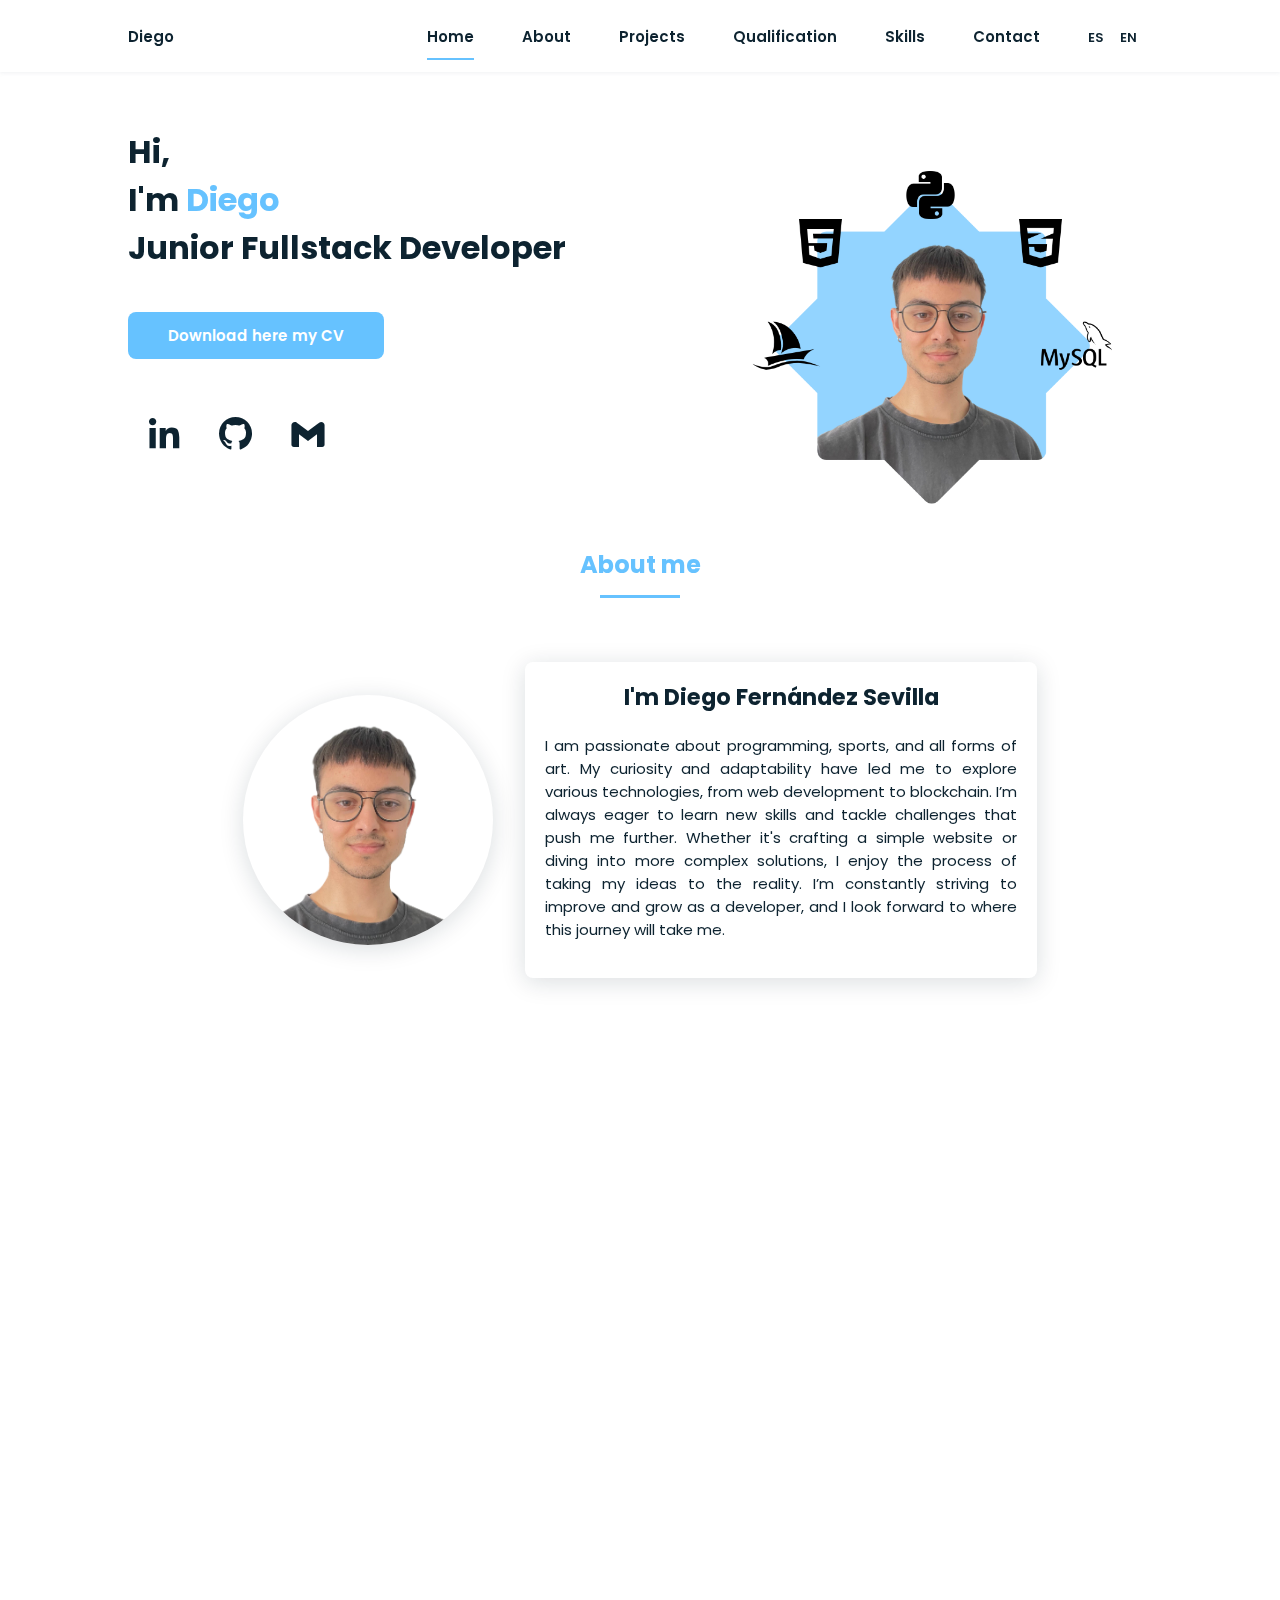
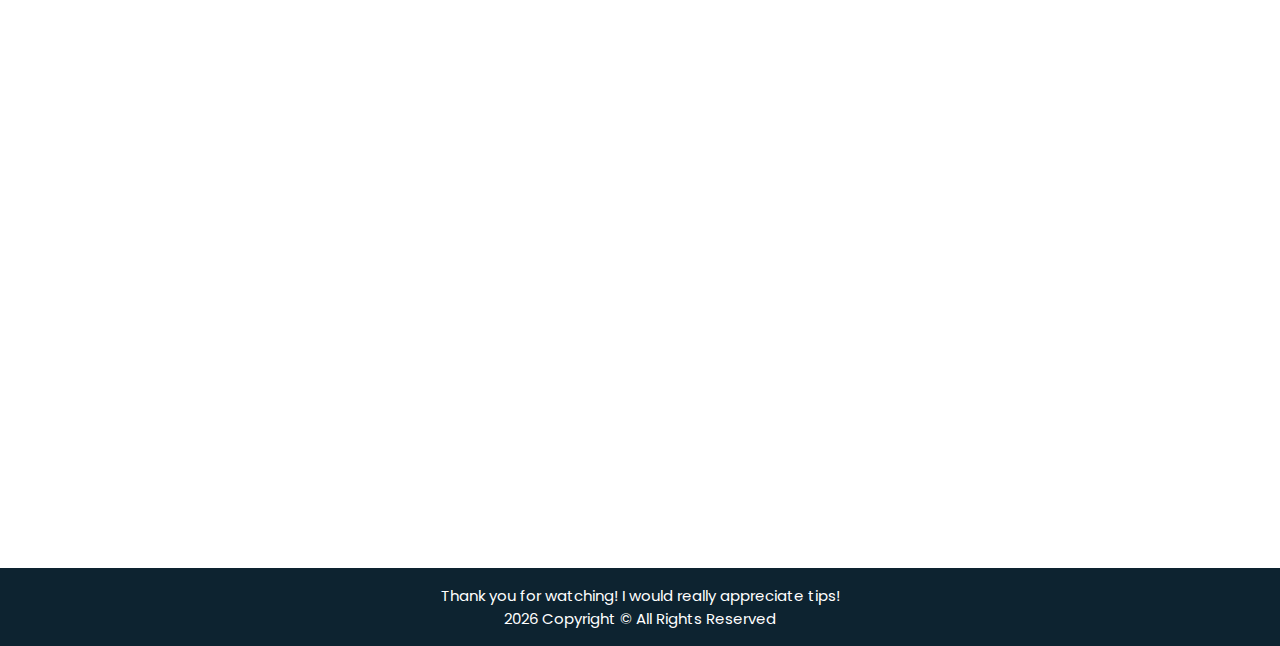
<file: porfolio/index.html>
<!DOCTYPE html>
<html scroll-behavior: smooth; lang="en">
  <head>
    <!-- Metadatos y recursos principales (iconos, fuentes, estilos) -->
    <meta charset="UTF-8" />
    <meta http-equiv="X-UA-Compatible" content="IE=edge" />
    <meta name="viewport" content="width=device-width, initial-scale=1.0" />

    <!-- Enlace a iconos, Google Fonts y AOS (animación al hacer scroll) -->
    <link href="https://unpkg.com/boxicons@2.1.4/css/boxicons.min.css" rel="stylesheet" />
    <link href="https://fonts.gstatic.com" rel="preconnect" crossorigin />
    <link href="https://fonts.googleapis.com/css2?family=Poppins:wght@300;400;600&display=swap" rel="stylesheet" />
    <link href="https://unpkg.com/aos@2.3.1/dist/aos.css" rel="stylesheet"/>

    <!-- Archivo de estilos principal -->
    <link href="./css/styles.css" rel="stylesheet" />

    <title>Diego - Fullstack Junior Developer</title>
  </head>

  <body>
    <!-- Encabezado con menú de navegación -->
    <header class="header">
      <nav class="nav h-grid">
        <!-- Logo del sitio -->
        <div>
          <a href="#" class="nav__logo">Diego</a>
        </div>

        <!-- Menú de navegación con secciones de la web -->
        <div class="nav__menu" id="nav-menu">
          <ul class="nav__list">
            <li class="nav__item"><a href="#home" class="nav__link active">Home</a></li>
            <li class="nav__item"><a href="#about" class="nav__link">About</a></li>
            <li class="nav__item"><a href="#projects" class="nav__link">Projects</a></li>
            <li class="nav__item"><a href="#qualification" class="nav__link">Qualification</a></li>
            <li class="nav__item"><a href="#skills" class="nav__link">Skills</a></li>
            <li class="nav__item"><a href="#contact" class="nav__link">Contact</a></li>
            <!-- Cambiar idioma: inglés o español -->
            <li class="nav__item"><a href="./index-es.html" class="nav__link nav__link-es">ES</a></li>
            <li class="nav__item"><a href="./index.html" class="nav__link nav__link-en">EN</a></li>
          </ul>
        </div>

        <!-- Botón menú hamburguesa (vista móvil) -->
        <div class="nav__toggle" id="nav-toggle">
          <i class="bx bx-menu"></i>
        </div>
      </nav>
    </header>

    <main class="main">
      <!-- Sección de Inicio (Home) -->
      <section class="home h-grid" id="home">
        <!-- Presentación con nombre y título -->
        <div data-aos="fade-down" class="home__data">
          <h1 class="home__title">
            Hi, <br />
            I'm <span class="home__title-color">Diego</span> <br />
            Junior Fullstack Developer
          </h1>
          <!-- Enlace para descargar el CV -->
          <a
            href="assets\img\profile\Diego Fernandez Sevilla CV.pdf"
            target="_blank"
            class="button"
            data-aos="fade-down"
            download="Diego Fernandez Sevilla CV.pdf">
          Download here my CV
          </a>
        </div>

        <!-- Iconos de redes sociales -->
        <div data-aos="fade-down" class="home__social">
          <a href="https://www.linkedin.com/in/diego-fernandez-sevilla/" target="_blank" class="home__social-icon"
            ><i class="bx bxl-linkedin"></i
          ></a>
          <a href="https://github.com/DiegooFS24" target="_blank" class="home__social-icon"
            ><i class="bx bxl-github"></i
          ></a>
          <a
            href="mailto:diegofersev49@gmail.com"
            class="home__social-icon"
            target="_blank"
            ><i class="bx bxl-gmail"></i
          ></a>
        </div>

        <!-- Imagen de perfil -->
        <div data-aos="fade-down" class="home__img">
          <img src="./assets/img/profile/home-perfil.png" alt="" class="home__img-perfil" />
        </div>
      </section>

      <!-- Sección About (Acerca de mí) -->
      <section class="about section" id="about">
        <h2 data-aos="fade-down" class="section-title">About me</h2>

        <div data-aos="zoom-in" class="about__container h-grid">
          <!-- Imagen de perfil en la sección About -->
          <div class="about__img">
            <img src="./assets/img/profile/Diego_Fernandez_Sevilla_SinFondo.png" alt="about-perfil" />
          </div>

          <!-- Texto sobre mi perfil y experiencia -->
          <div data-aos="zoom-in" class="about__content">
            <h2 class="about__subtitle">I'm Diego Fernández Sevilla</h2>
            <p class="about__text">
              I am passionate about programming, sports, and all forms of art.
              My curiosity and adaptability have led me to explore various technologies, from web development to blockchain.
              I’m always eager to learn new skills and tackle challenges that push me further.
              Whether it's crafting a simple website or diving into more complex solutions, I enjoy the process of taking my ideas to the reality.
              I’m constantly striving to improve and grow as a developer, and I look forward to where this journey will take me.
            </p>
          </div>
        </div>
      </section>

      <!-- Sección Projects (Proyectos) -->
      <section data-aos="fade-down" class="projects section" id="projects">
        <h2 class="section-title">Projects</h2>

        <div class="projects__container h-grid">
          <!-- Proyecto 1: Mi portafolio -->
          <div data-aos="fade-down" class="projects__links">
            <a href="#"
              ><img src="assets\img\projects\my-porfolio.png" alt=""
            /></a>
            <h4 class="project__title">My Portfolio</h4>

            <!-- Proyecto pendiente de subir a GitHub -->
            <!-- Hacer el link cuando lo suba a github
            <div class="project__link-item">
              <a href="https://github.com/diegoofs24/encriptador.git" class="project__item" target="_blank"
                ><i class="bx bxl-github"></i
              ></a>
              <a href="https://diegoofs24.github.io/encriptador/" class="project__item" target="_blank"
                ><i class="bx bx-globe"></i
              ></a>
            </div>
            -->
          </div>

          <!-- Proyecto 2: Sports meetings forum -->
          <div data-aos="fade-down" class="projects__links">
            <a href="https://diegofernandezsevilla.com/movolize/index.php" >
              <img src="assets/img/projects/movolize.png" alt=""/>
            </a>
            <h4 class="project__title">Sports meetings forum</h4>

            <div class="project__link-item">
              <a href="https://github.com/DiegooFS24/Movolize" class="project__item" target="_blank"
                ><i class="bx bxl-github"></i
              ></a>
              <a href="https://diegofernandezsevilla.com/movolize/index.php" class="project__item" target="_blank"
                ><i class="bx bx-globe"></i
              ></a>
            </div>
          </div>
        </div>
        
          <!-- Proyecto 3: To Do List -->
          <div data-aos="fade-down" class="projects__links">
            <a href="https://diegofernandezsevilla.com/ToDoList/indexTDL.php">
              <img src="assets/img/projects/ToDoList.png" alt=""/>
            </a>
            <h4 class="project__title">To Do List</h4>

            <!-- Proyecto pendiente de subir a GitHub -->
            <!-- Hacer el link cuando lo suba a github
            <div class="project__link-item">
              <a href="https://github.com/diegoofs24/encriptador.git" class="project__item" target="_blank"
                ><i class="bx bxl-github"></i
              ></a>
              <a href="https://diegoofs24.github.io/encriptador/" class="project__item" target="_blank"
                ><i class="bx bx-globe"></i
              ></a>
            </div>
          </div>
          -->
        </div>
      </section>

      <!-- Sección de Cualificaciones (Qualifications) -->
      <section data-aos="fade-down" class="qualification section" id="qualification">
        <h2 class="section-title">My Qualifications</h2>

        <!-- Dos columnas: Educación y Experiencia -->
        <div class="qualification__container h-grid">
          <!-- Columna de Educación -->
          <div data-aos="fade-down" class="qualification__links">
            <h3 class="qualification__title">
              <img src="assets/icon/graduation-hat-alt-2-svgrepo-com.svg" alt="graduation-icon" class="qualification__icon" />
              Education
            </h3>
            <ul class="qualification__list">
              <li>Advanced Vocational Degree in System Administration - CESUR</li>
              <li class="small-text">(The best vocational training center in Spain according to <a href="https://strategik.es/fp-ranking-2021-v2/" target="_blank">Strategik</a>)</li>
              <li>Blockchain applied to cybersecurity - C1b3rWall & National Police </li>
            </ul>
          </div>

          <!-- Columna de Experiencia Laboral -->
          <div data-aos="fade-down" class="qualification__links">
            <h3 class="qualification__title">
              <img src="assets/icon/work-case-svgrepo-com.svg" alt="work-icon" class="qualification__icon" />
              Work Experience
            </h3>
            <div class="qualification__icons">
              <div class="work__container">
                <img src="assets/icon/telefonica.svg" alt="Telefonica" class="work__icon" />
              </div>
              <div class="work__container">
                <img src="assets/icon/google.svg" alt="Google" class="work__icon vite" />
              </div>
              <div class="work__container">
                <img src="assets/icon/cgi.svg" alt="CGI" class="work__icon" />
              </div>
              <div class="work__container">
                <img src="assets/icon/teleperformance.svg" alt="Teleperformance" class="work__icon vite" />
              </div>
            </div>
          </div>
        </div>
      </section>

      <!-- Sección de Habilidades (Skills) -->
      <section class="skills section" id="skills">
        <h2 data-aos="fade-down" class="section-title">Skills</h2>

        <div class="skills__container h-grid">
          <div data-aos="fade-down">
            <h2 class="skills__subtitle">Languages, data bases, frameworks & tools that I have been using:</h2>

            <!-- Lista de habilidades -->
            <div data-aos="fade-down" class="skills__data">
              <!-- Lenguajes de programación -->
              <h3 class="skills-title">Language</h3>
              <div class="skills__names">
                <a href="#" class="skills__name vite"><img src="assets\icon\icons8-javascript.svg" alt="js" /></a>
                <a href="#" class="skills__name vite"><img src="assets\icon\icons8-html-5.svg" alt="html" /></a>
                <a href="#" class="skills__name vite"><img src="assets\icon\php3.svg" alt="php" /></a>
                <a href="#" class="skills__name vite"><img src="assets\icon\icons8-css3.svg" alt="css" /></a>
                <a href="#" class="skills__name vite"><img src="assets\icon\python.svg" alt="python" /></a>
              </div>

              <!-- Librerías y bases de datos -->
              <h3 class="skills-title">Libraries & data bases</h3>
              <div data-aos="fade-down" class="skills__names">
                <a href="#" class="skills__name vite"><img src="assets\icon\mysql.svg" alt="mysql" /></a>
                <a href="#" class="skills__name vite"><img src="assets\icon\phpmyadmin.svg" alt="phpmyadmin" /></a>
                <a href="#" class="skills__name vite"><img src="assets\icon\icons8-bootstrap.svg" alt="bootstrap" /></a>
                <a href="#" class="skills__name vite"><img src="assets\icon\fontisto-svgrepo-com.svg" alt="fontisto" /></a>
              </div>

              <!-- Tecnologías y herramientas -->
              <h3 class="skills-title">Technologies & Tools</h3>
              <div data-aos="fade-down" class="skills__names tools">
                <a href="#" class="skills__name vite"><img src="assets\icon\git-svgrepo-com.svg" alt="git" /></a>
                <a href="#" class="skills__name vite"><img src="assets\icon\icons8-github.svg" alt="github" /></a>
                <a href="#" class="skills__name vite"><img src="assets\icon\icons8-figma.svg" alt="figma" /></a>
                <a href="#" class="skills__name vite"><img src="assets\icon\visual-studio-code.svg" alt="vsc" /></a>
                <a href="#" class="skills__name vite"><img src="assets\icon\xampp-svgrepo-com.svg" alt="xampp" /></a>
                <a href="#" class="skills__name vite"><img src="assets\icon\google-analytics-svgrepo-com.svg" alt="Google_analytics" /></a>
                <a href="#" class="skills__name vite"><img src="assets\icon\axio-svgrepo-com.svg" alt="axio" /></a>
                <a href="#" class="skills__name vite"><img src="assets\icon\azure-svgrepo-com.svg" alt="azure" /></a>
              </div>
            </div>
          </div>
        </div>
      </section>

      <!-- Sección de Contacto -->
      <section class="contact h-grid" id="contact">
        <h2 data-aos="fade-down" class="section-title">Contact:</h2>
        <p data-aos="fade-down" class="contact__text">
          Call me, write me an e-mail, or connect and chat with me on Linkedin.
        </p>
        <div data-aos="fade-down" class="contact__social">
          <!-- Información de contacto (correo y teléfono) -->
          <div class="contact__email">
            <i class="bx bx-envelope icon"></i>
            <address class="contact__email-content">diegofersev49@gmail.com</address>
          </div>

          <div class="contact__phone">
            <i class="bx bxs-phone icon"></i>
            <span class="contact__phone-content">Phone: +34 620 69 47 29</span>
          </div>

          <div class="contact__map">
            <i class="bx bxs-map icon"></i>
            <span class="contact__map-content">Lisbon, Portugal / Astorga, Spain</span>
          </div>

          <!-- Iconos de redes sociales -->
          <div class="icon-social">
            <a href="https://www.linkedin.com/in/diego-fernandez-sevilla/" target="_blank" class="icon-contact"
              ><i class="bx bxl-linkedin"></i
            ></a>
            <a
              href="mailto:diegofersev49@gmail.com"              target="_blank"
              class="icon-contact"
              ><i class="bx bxl-gmail"></i
            ></a>
          </div>
        </div>
      </section>
    </main>

    <!-- Pie de página -->
    <footer class="footer">
      <div class="footer__text">
        <p>Thank you for watching! I would really appreciate tips!</p>
      </div>

      <!-- Derechos de autor dinámicos -->
      <div class="footer__copyright">
        <p>
          <span id="year"></span> Copyright &copy; All Rights Reserved
        </p>
      </div>
    </footer>

    <!-- Scripts -->
    <script src="./js/app.js"></script>
    <script src="https://unpkg.com/aos@2.3.1/dist/aos.js"></script>
    <script>
      AOS.init(); // Inicializa las animaciones al hacer scroll
    </script>
    <script>
      document.getElementById("year").textContent = new Date().getFullYear(); // Actualiza el año dinámicamente
    </script>

  </body>
</html>
</file>
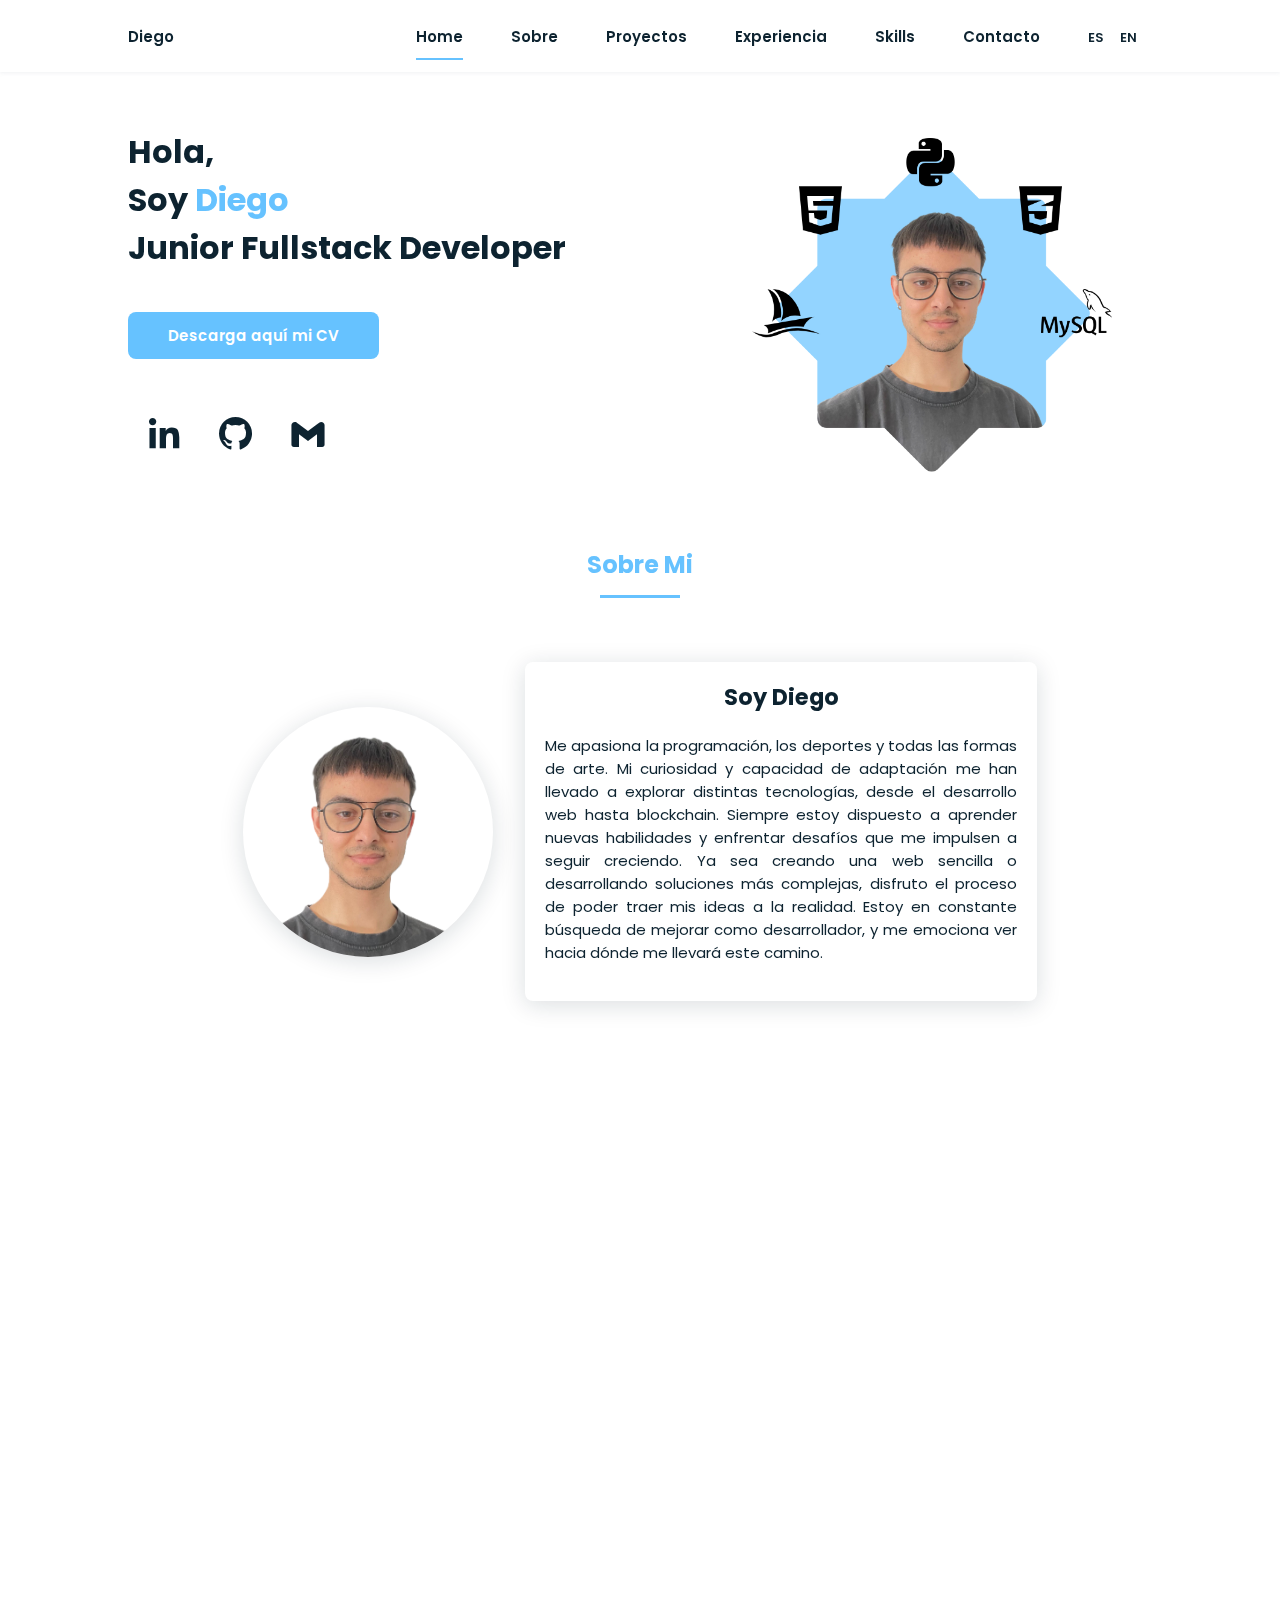
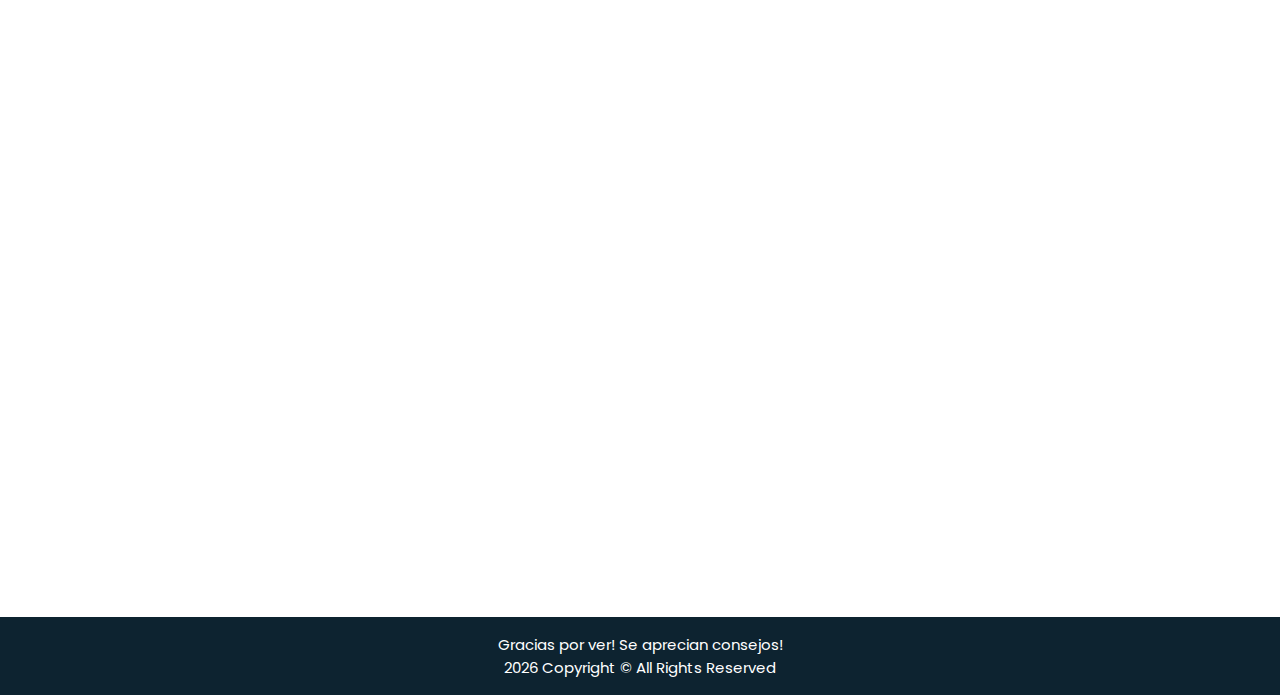
<file: porfolio/index-es.html>
<!DOCTYPE html>
<html lang="en">
  <head>
    <!-- Metadatos y enlaces a recursos principales -->
    <meta charset="UTF-8" />
    <meta http-equiv="X-UA-Compatible" content="IE=edge" />
    <meta name="viewport" content="width=device-width, initial-scale=1.0" />
    
    <!-- Boxicons para iconos, Google Fonts y AOS para animaciones al hacer scroll -->
    <link href="https://unpkg.com/boxicons@2.1.4/css/boxicons.min.css" rel="stylesheet" />
    <link href="https://fonts.gstatic.com" rel="preconnect" crossorigin />
    <link href="https://fonts.googleapis.com/css2?family=Poppins:wght@300;400;600&display=swap" rel="stylesheet" />
    <link href="https://unpkg.com/aos@2.3.1/dist/aos.css" rel="stylesheet"/>
    
    <!-- Favicon del sitio web -->
    <link href="./assets/icon/icons8-rocket-32.png" rel="icon" type="image/png" sizes="100x100" />
    
    <!-- Enlace al archivo de estilos principal -->
    <link href="./css/styles.css" rel="stylesheet" />

    <title>Diego - Fullstack Junior Developer</title>
  </head>
  
  <body>
    <!-- Encabezado y navegación principal -->
    <header class="header">
      <nav class="nav h-grid">
        <!-- Logo del sitio (mi nombre) -->
        <div>
          <a href="#" class="nav__logo">Diego</a>
        </div>

        <!-- Menú de navegación -->
        <div class="nav__menu" id="nav-menu">
          <ul class="nav__list">
            <li class="nav__item"><a href="#home" class="nav__link active">Home</a></li>
            <li class="nav__item"><a href="#about" class="nav__link">Sobre</a></li>
            <li class="nav__item"><a href="#projects" class="nav__link">Proyectos</a></li>
            <li class="nav__item"><a href="#qualification" class="nav__link">Experiencia</a></li>
            <li class="nav__item"><a href="#skills" class="nav__link">Skills</a></li>
            <li class="nav__item"><a href="#contact" class="nav__link">Contacto</a></li>
            <!-- Cambiar idioma a español o inglés -->
            <li class="nav__item"><a href="./index-es.html" class="nav__link nav__link-es">ES</a></li>
            <li class="nav__item"><a href="./index.html" class="nav__link nav__link-en">EN</a></li>
          </ul>
        </div>

        <!-- Botón para menú móvil (hamburguesa) -->
        <div class="nav__toggle" id="nav-toggle">
          <i class="bx bx-menu"></i>
        </div>
      </nav>
    </header>

    <main class="main">
      <!-- Sección Home (Inicio) -->
      <section class="home h-grid" id="home">
        <!-- Texto de presentación: nombre, título y enlace al CV -->
        <div data-aos="fade-down" class="home__data">
          <h1 class="home__title">
            Hola, <br />
            Soy <span class="home__title-color">Diego</span> <br />
            Junior Fullstack Developer
          </h1>
          <!-- Enlace para descargar el CV -->
          <a
            href="assets\img\profile\Diego Fernandez Sevilla CV.pdf"
            target="_blank"
            class="button"
            data-aos="fade-down"
            download="Diego Fernandez Sevilla CV.pdf">
          Descarga aquí mi CV
          </a>
        </div>

        <!-- Iconos de redes sociales -->
        <div data-aos="fade-down" class="home__social">
          <a href="https://www.linkedin.com/in/diego-fernandez-sevilla/" target="_blank" class="home__social-icon"
            ><i class="bx bxl-linkedin"></i
          ></a>
          <a href="https://github.com/DiegooFS24" target="_blank" class="home__social-icon"
            ><i class="bx bxl-github"></i
          ></a>
          <a
            href="mailto:diegofersev49@gmail.com"
            class="home__social-icon"
            target="_blank"
            ><i class="bx bxl-gmail"></i
          ></a>

        <!-- Imagen de perfil en la sección Home -->
        <div data-aos="fade-down" class="home__img">
          <img src="./assets/img/profile/home-perfil.png" alt="" class="home__img-perfil" />
        </div>
      </section>

      <!-- Sección About (Acerca de mí) -->
      <section class="about section" id="about">
        <h2 data-aos="fade-down" class="section-title">Sobre Mi</h2>

        <div data-aos="zoom-in" class="about__container h-grid">
          <!-- Imagen de perfil en About -->
          <div class="about__img">
            <img src="./assets/img/profile/Diego_Fernandez_Sevilla_SinFondo.png" alt="about-perfil" />
          </div>

          <!-- Texto sobre mi perfil -->
          <div data-aos="zoom-in" class="about__content">
            <h2 class="about__subtitle">Soy Diego</h2>
            <p class="about__text">
              Me apasiona la programación, los deportes y todas las formas de arte.
              Mi curiosidad y capacidad de adaptación me han llevado a explorar distintas tecnologías, desde el desarrollo web hasta blockchain.
              Siempre estoy dispuesto a aprender nuevas habilidades y enfrentar desafíos que me impulsen a seguir creciendo.
              Ya sea creando una web sencilla o desarrollando soluciones más complejas, disfruto el proceso de poder traer mis ideas a la realidad.
              Estoy en constante búsqueda de mejorar como desarrollador, y me emociona ver hacia dónde me llevará este camino.
            </p>
          </div>
        </div>
      </section>

      <!-- Sección Projects (Proyectos) -->
      <section data-aos="fade-down" class="projects section" id="projects">
        <h2 class="section-title">Proyectos</h2>

        <div class="projects__container h-grid">
          <!-- Proyecto: Mi Portfolio -->
          <div data-aos="fade-down" class="projects__links">
            <a href="#"
              ><img src="assets\img\projects\my-porfolio.png" alt=""
            /></a>
            <h4 class="project__title">Mi Portfolio</h4>

            <!-- Proyecto pendiente de subir a GitHub -->
            <!-- Hacer el link cuando lo suba a github
            <div class="project__link-item">
              <a href="https://github.com/manutoledo21/MY-PORTFOLIO.git" class="project__item" target="_blank"
                ><i class="bx bxl-github"></i
              ></a>
              <a href="https://manueltoledo.netlify.app/" class="project__item" target="_blank"
                ><i class="bx bx-globe"></i
              ></a>
            </div>
            -->
          </div>

          <!-- Proyecto 2: Sports meetings forum -->
          <div data-aos="fade-down" class="projects__links">
            <a href="https://diegofernandezsevilla.com/movolize/index.php" >
              <img src="assets/img/projects/movolize.png" alt=""/>
            </a>
            <h4 class="project__title">Foro de quedadas deportivas</h4>

            <div class="project__link-item">
              <a href="https://github.com/DiegooFS24/Movolize" class="project__item" target="_blank"
                ><i class="bx bxl-github"></i
              ></a>
              <a href="https://diegofernandezsevilla.com/movolize/index.php" class="project__item" target="_blank"
                ><i class="bx bx-globe"></i
              ></a>
            </div>
          </div>
        </div>
        
        <!-- Proyecto 3: To Do List -->
          <div data-aos="fade-down" class="projects__links">
            <!-- Enlace comentado para evitar redirección hasta completar migración -->
            <a href="https://diegofernandezsevilla.com/ToDoList/indexTDL.php" target="_blank">
              <img src="assets/img/projects/ToDoList.png" alt=""/>
            </a>
            <h4 class="project__title">Lista de tareas</h4>

            <!-- Proyecto pendiente de subir a GitHub -->
            <!-- Hacer el link cuando lo suba a github
            <div class="project__link-item">
              <a href="https://github.com/diegoofs24/encriptador.git" class="project__item" target="_blank"
                ><i class="bx bxl-github"></i
              ></a>
              <a href="https://diegoofs24.github.io/encriptador/" class="project__item" target="_blank"
                ><i class="bx bx-globe"></i
              ></a>
            </div>
          </div>
          -->
          </div>
      </section>

      <!-- Sección de Cualificaciones (Qualifications) -->
      <section data-aos="fade-down" class="qualification section" id="qualification">
        <h2 class="section-title">Mi Experiencia</h2>

        <!-- Dos columnas: Educación y Experiencia -->
        <div class="qualification__container h-grid">
          <!-- Columna de Educación -->
          <div data-aos="fade-down" class="qualification__links">
            <h3 class="qualification__title">
              <img src="assets/icon/graduation-hat-alt-2-svgrepo-com.svg" alt="graduation-icon" class="qualification__icon" />
              Educación
            </h3>
            <ul class="qualification__list">
              <li>Grado Superior en Administración de Sistemas (ASIR) - CESUR</li>
              <li class="small-text">(Mejor centro de Formación Profesional en España de acuerdo con <a href="https://strategik.es/fp-ranking-2021-v2/" target="_blank">Strategik</a>)</li>
              <li>Blockchain aplicado a la ciberseguridad - C1b3rWall y Policía Nacional</li>
            </ul>
          </div>

          <!-- Columna de Experiencia Laboral -->
          <div data-aos="fade-down" class="qualification__links">
            <h3 class="qualification__title">
              <img src="assets/icon/work-case-svgrepo-com.svg" alt="work-icon" class="qualification__icon" />
              Experiencia de trabajo
            </h3>
            <div class="qualification__icons">
              <div class="work__container">
                <img src="assets/icon/telefonica.svg" alt="Telefonica" class="work__icon" />
              </div>
              <div class="work__container">
                <img src="assets/icon/google.svg" alt="Google" class="work__icon vite" />
              </div>
              <div class="work__container">
                <img src="assets/icon/cgi.svg" alt="CGI" class="work__icon" />
              </div>
              <div class="work__container">
                <img src="assets/icon/teleperformance.svg" alt="Teleperformance" class="work__icon vite" />
              </div>
            </div>
          </div>
        </div>
      </section>

      <!-- Sección Skills (Habilidades) -->
      <section class="skills section" id="skills">
        <h2 data-aos="fade-down" class="section-title">Skills</h2>

        <div class="skills__container h-grid">
          <div data-aos="fade-down">
            <h2 class="skills__subtitle">Lenguajes, bases de datos, frameworks y herramientas que he utilizado:</h2>

            <!-- Lista de habilidades -->
            <div data-aos="fade-down" class="skills__data">
              <!-- Lenguajes -->
              <h3 class="skills-title">Lenguajes</h3>
              <div class="skills__names">
                <a href="#" class="skills__name vite"><img src="assets\icon\icons8-javascript.svg" alt="js" /></a>
                <a href="#" class="skills__name vite"><img src="assets\icon\icons8-html-5.svg" alt="html" /></a>
                <a href="#" class="skills__name vite"><img src="assets\icon\php3.svg" alt="php" /></a>
                <a href="#" class="skills__name vite"><img src="assets\icon\icons8-css3.svg" alt="css" /></a>
                <a href="#" class="skills__name vite"><img src="assets\icon\python.svg" alt="python" /></a>
              </div>

              <!-- Librerías y bases de datos -->
              <h3 class="skills-title">Librerías y bases de datos</h3>
              <div data-aos="fade-down" class="skills__names">
                <a href="#" class="skills__name vite"><img src="assets\icon\mysql.svg" alt="mysql" /></a>
                <a href="#" class="skills__name vite"><img src="assets\icon\phpmyadmin.svg" alt="phpmyadmin" /></a>
                <a href="#" class="skills__name vite"><img src="assets\icon\icons8-bootstrap.svg" alt="bootstrap" /></a>
                <a href="#" class="skills__name vite"><img src="assets\icon\fontisto-svgrepo-com.svg" alt="fontisto" /></a>
              </div>

              <!-- Tecnologías y herramientas -->
              <h3 class="skills-title">Tecnologías y Herramientas</h3>
              <div data-aos="fade-down" class="skills__names tools">
                <a href="#" class="skills__name vite"><img src="assets\icon\git-svgrepo-com.svg" alt="git" /></a>
                <a href="#" class="skills__name vite"><img src="assets\icon\icons8-github.svg" alt="github" /></a>
                <a href="#" class="skills__name vite"><img src="assets\icon\icons8-figma.svg" alt="figma" /></a>
                <a href="#" class="skills__name vite"><img src="assets\icon\visual-studio-code.svg" alt="vsc" /></a>
                <a href="#" class="skills__name vite"><img src="assets\icon\xampp-svgrepo-com.svg" alt="xampp" /></a>
                <a href="#" class="skills__name vite"><img src="assets\icon\google-analytics-svgrepo-com.svg" alt="Google_analytics" /></a>
                <a href="#" class="skills__name vite"><img src="assets\icon\axio-svgrepo-com.svg" alt="axio" /></a>
                <a href="#" class="skills__name vite"><img src="assets\icon\azure-svgrepo-com.svg" alt="azure" /></a>
              </div>
            </div>
          </div>
        </div>
      </section>

      <!-- Sección de Contacto -->
      <section class="contact h-grid" id="contact">
        <h2 data-aos="fade-down" class="section-title">Contacto:</h2>
        <p data-aos="fade-down" class="contact__text">
          Llámame, escríbeme un e-mail, o conectémos por Linkedin.
        </p>

        <!-- Información de contacto y redes sociales -->
        <div data-aos="fade-down" class="contact__social">
          <div class="contact__email">
            <i class="bx bx-envelope icon"></i>
            <address class="contact__email-content">diegofersev49@gmail.com</address>
          </div>

          <div class="contact__phone">
            <i class="bx bxs-phone icon"></i>
            <span class="contact__phone-content">Tel: +34 620 69 47 29</span>
          </div>

          <div class="contact__map">
            <i class="bx bxs-map icon"></i>
            <span class="contact__map-content">Lisboa, Portugal / Astorga, España</span>
          </div>

          <div class="icon-social">
            <a href="https://www.linkedin.com/in/diego-fernandez-sevilla/" target="_blank" class="icon-contact">
              <i class="bx bxl-linkedin"></i>
            </a>
            <a href="mailto:diegofersev49@gmail.com" target="_blank" class="icon-contact">
              <i class="bx bxl-gmail"></i>
            </a>
          </div>
        </div>
      </section>
    </main>

    <!-- Pie de página -->
    <footer class="footer">
      <div class="footer__text">
        <p>Gracias por ver! Se aprecian consejos!</p>
      </div>

      <!-- Derechos de autor dinámicos -->
      <div class="footer__copyright">
        <p>
          <span id="year"></span> Copyright &copy; All Rights Reserved
        </p>
      </div>
    </footer>

    <!-- Scripts -->
    <script src="./js/app.js"></script>
    <script src="https://unpkg.com/aos@2.3.1/dist/aos.js"></script>
    <script>
      document.getElementById("year").textContent = new Date().getFullYear(); // Actualiza el año dinámicamente
    </script>
    <script>
      AOS.init(); // Inicializa las animaciones de AOS
    </script>
  </body>
</html>
</file>
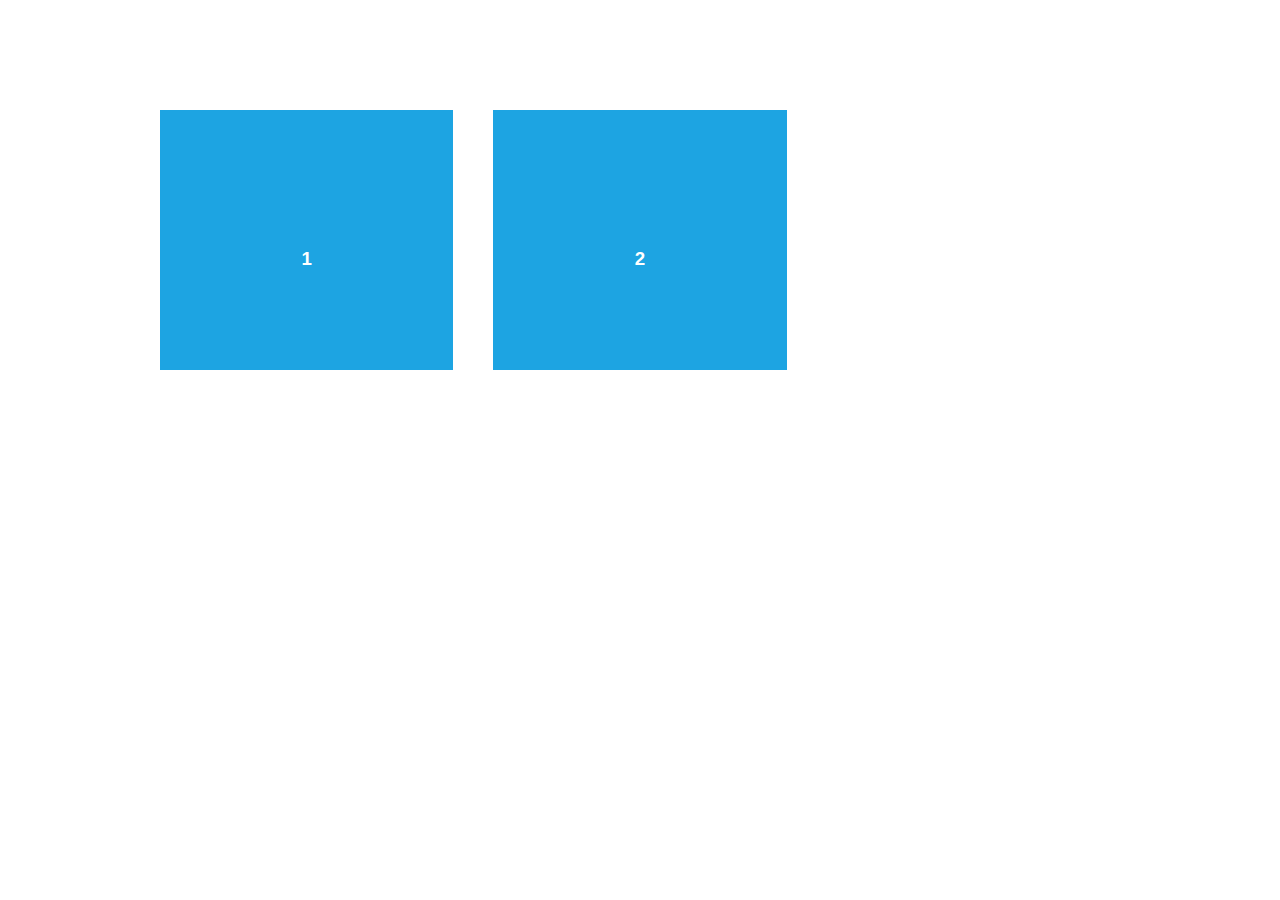
<file: porfolio/node_modules/aos/demo/async.html>
<!DOCTYPE html>
<html>
  <head>
    <meta charset="utf-8">
    <title>AOS - Animate on scroll library</title>
    <meta name="viewport" content="width=device-width">
    <link rel="stylesheet" href="css/styles.css" />
    <link rel="stylesheet" href="../dist/aos.css" />
  </head>
  <body>
    <div id="aos-demo" class="aos-all"></div>

    <script src="../dist/aos.js"></script>
    <script>
      AOS.init({
        easing: 'ease-in-out-sine'
      });

      setInterval(addItem, 300);

      var itemsCounter = 1;
      var container = document.getElementById('aos-demo');

      function addItem () {
        if (itemsCounter > 42) return;
        var item = document.createElement('div');
        item.classList.add('aos-item');
        item.setAttribute('data-aos', 'fade-up');
        item.innerHTML = '<div class="aos-item__inner"><h3>' + itemsCounter + '</h3></div>';
        container.appendChild(item);
        itemsCounter++;
      }
    </script>
  </body>
</html>
</file>
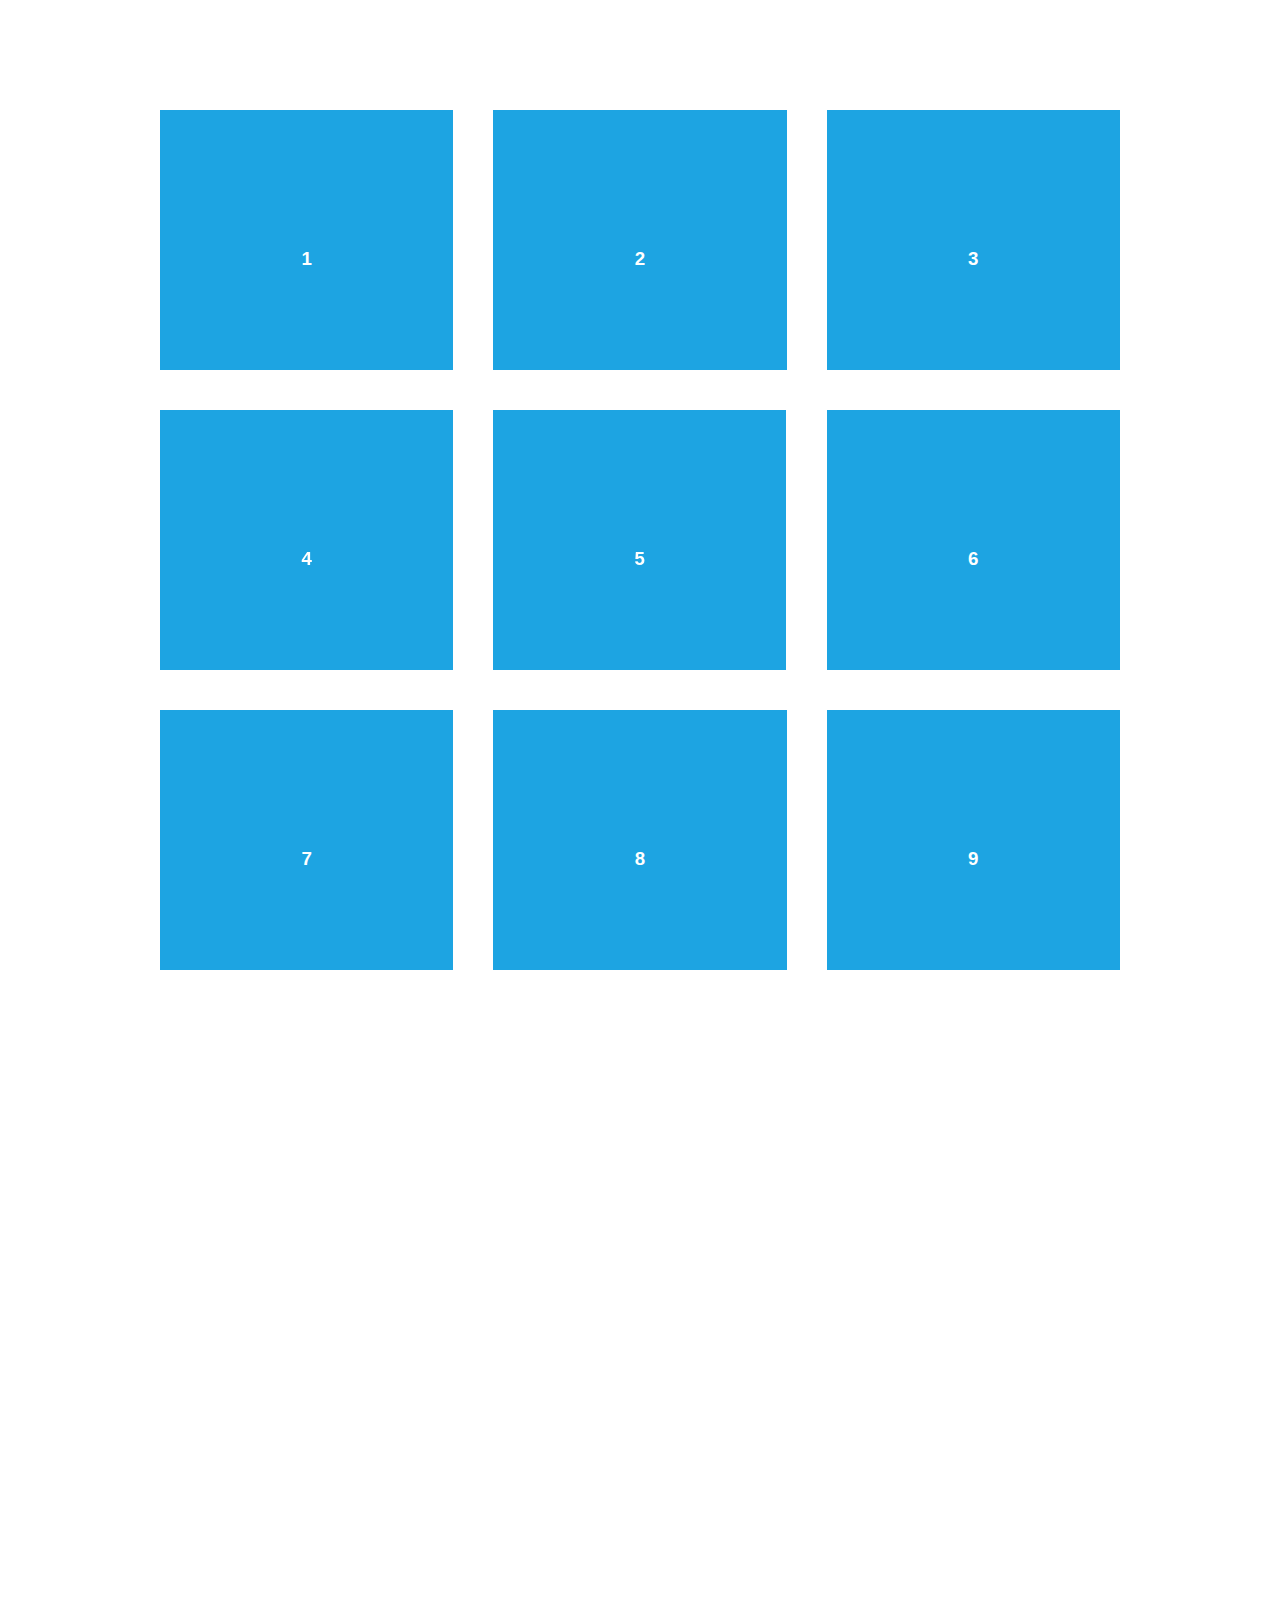
<file: porfolio/node_modules/aos/demo/simple.html>
<!DOCTYPE html>
<html>
  <head>
    <meta charset="utf-8">
    <title>AOS - Animate on scroll library</title>
    <meta name="viewport" content="width=device-width">
    <link rel="stylesheet" href="css/styles.css" />
    <link rel="stylesheet" href="../dist/aos.css" />
    <!--[if lt IE 9]>
    <script src="//html5shiv.googlecode.com/svn/trunk/html5.js"></script>
    <![endif]-->
  </head>
  <body>
    <div id="transcroller-body" class="aos-all">
      <div class="aos-item" data-aos="fade-up">
        <div class="aos-item__inner"><h3>1</h3></div>
      </div>
      <div class="aos-item" data-aos="fade-down">
        <div class="aos-item__inner"><h3>2</h3></div>
      </div>
      <div class="aos-item" data-aos="zoom-out-down">
        <div class="aos-item__inner"><h3>3</h3></div>
      </div>
      <div class="aos-item" data-aos="flip-down">
        <div class="aos-item__inner"><h3>4</h3></div>
      </div>
      <div class="aos-item" data-aos="flip-up">
        <div class="aos-item__inner"><h3>5</h3></div>
      </div>
      <div class="aos-item" data-aos="fade-down">
        <div class="aos-item__inner"><h3>6</h3></div>
      </div>
      <div class="aos-item" data-aos="fade-in">
        <div class="aos-item__inner"><h3>7</h3></div>
      </div>
      <div class="aos-item" data-aos="fade-down">
        <div class="aos-item__inner"><h3>8</h3></div>
      </div>
      <div class="aos-item" data-aos="fade-in">
        <div class="aos-item__inner"><h3>9</h3></div>
      </div>
      <div class="aos-item" data-aos="fade-down">
        <div class="aos-item__inner"><h3>10</h3></div>
      </div>
      <div class="aos-item" data-aos="fade-up">
        <div class="aos-item__inner"><h3>11</h3></div>
      </div>
      <div class="aos-item" data-aos="fade-down">
        <div class="aos-item__inner"><h3>12</h3></div>
      </div>
      <div class="aos-item" data-aos="fade-in">
        <div class="aos-item__inner"><h3>13</h3></div>
      </div>
      <div class="aos-item" data-aos="fade-up">
        <div class="aos-item__inner"><h3>14</h3></div>
      </div>
      <div class="aos-item" data-aos="fade-in">
        <div class="aos-item__inner"><h3>15</h3></div>
      </div>
      <div class="aos-item" data-aos="fade-up">
        <div class="aos-item__inner"><h3>16</h3></div>
      </div>
      <div class="aos-item" data-aos="fade-down">
        <div class="aos-item__inner"><h3>17</h3></div>
      </div>
      <div class="aos-item" data-aos="fade-up">
        <div class="aos-item__inner"><h3>18</h3></div>
      </div>
      <div class="aos-item" data-aos="zoom-out">
        <div class="aos-item__inner"><h3>19</h3></div>
      </div>
      <div class="aos-item" data-aos="fade-up">
        <div class="aos-item__inner"><h3>20</h3></div>
      </div>
      <div class="aos-item" data-aos="zoom-out">
        <div class="aos-item__inner"><h3>21</h3></div>
      </div>
      <div class="aos-item" data-aos="fade-in">
        <div class="aos-item__inner"><h3>22</h3></div>
      </div>
      <div class="aos-item" data-aos="zoom-out-up">
        <div class="aos-item__inner"><h3>23</h3></div>
      </div>
      <div class="aos-item" data-aos="zoom-out-down">
        <div class="aos-item__inner"><h3>24</h3></div>
      </div>
      <div class="aos-item" data-aos="fade-in">
        <div class="aos-item__inner"><h3>25</h3></div>
      </div>
      <div class="aos-item" data-aos="fade-in">
        <div class="aos-item__inner"><h3>26</h3></div>
      </div>
      <div class="aos-item" data-aos="fade-in">
        <div class="aos-item__inner"><h3>27</h3></div>
      </div>
      <div class="aos-item" data-aos="fade-in">
        <div class="aos-item__inner"><h3>28</h3></div>
      </div>
      <div class="aos-item" data-aos="fade-in">
        <div class="aos-item__inner"><h3>29</h3></div>
      </div>
      <div class="aos-item" data-aos="fade-in">
        <div class="aos-item__inner"><h3>30</h3></div>
      </div>
      <div class="aos-item" data-aos="fade-in">
        <div class="aos-item__inner"><h3>31</h3></div>
      </div>
      <div class="aos-item" data-aos="fade-in">
        <div class="aos-item__inner"><h3>32</h3></div>
      </div>
      <div class="aos-item" data-aos="fade-in">
        <div class="aos-item__inner"><h3>33</h3></div>
      </div>
      <div class="aos-item" data-aos="fade-in">
        <div class="aos-item__inner"><h3>34</h3></div>
      </div>
      <div class="aos-item" data-aos="fade-in">
        <div class="aos-item__inner"><h3>35</h3></div>
      </div>
      <div class="aos-item" data-aos="fade-in">
        <div class="aos-item__inner"><h3>36</h3></div>
      </div>
      <div class="aos-item" data-aos="fade-in">
        <div class="aos-item__inner"><h3>37</h3></div>
      </div>
      <div class="aos-item" data-aos="fade-in">
        <div class="aos-item__inner"><h3>38</h3></div>
      </div>
      <div class="aos-item" data-aos="fade-in">
        <div class="aos-item__inner"><h3>39</h3></div>
      </div>
      <div class="aos-item" data-aos="fade-in">
        <div class="aos-item__inner"><h3>40</h3></div>
      </div>
      <div class="aos-item" data-aos="fade-in">
        <div class="aos-item__inner"><h3>41</h3></div>
      </div>
      <div class="aos-item" data-aos="fade-in">
        <div class="aos-item__inner"><h3>42</h3></div>
      </div>
    </div>

    <script src="../dist/aos.js"></script>
    <script>
      AOS.init({
        easing: 'ease-in-out-sine'
      });
    </script>

    <!-- <script src="//cdnjs.cloudflare.com/ajax/libs/require.js/2.1.11/require.min.js"></script>
    <script>
      requirejs.config({
          baseUrl: '../dist',
      });

      require(['aos'], function(AOS){
          AOS.init({
              easing: 'ease-in-out-sine'
          });
      });
    </script> -->
  </body>
</html>
</file>
<file: porfolio/node_modules/aos/test/fixtures/aos-offset.fixture.html>
<!DOCTYPE html>
<html>
  <head>
    <title></title>
    <style type="text/css">
      * {box-sizing: border-box;}
      body {
        margin: 0; padding: 0 20px; text-align: center;
      }
      .aos-item {
        width: 100%; height: 130px; margin: 0 0 20px 0; background: #ccc;
      }
    </style>
  </head>
  <body class="body">
    <div class="aos-item aos-item--1" data-aos-offset="50" data-aos="fade"></div>
    <div class="aos-item aos-item--2" data-aos-offset="50" data-aos="fade-up"></div>
    <div class="aos-item aos-item--3" data-aos-offset="50" data-aos="fade-down"></div>
    <div class="aos-item aos-item--4" data-aos-offset="50" data-aos="fade-left"></div>
    <div class="aos-item aos-item--5" data-aos-offset="50" data-aos="fade-right"></div>
    <div class="aos-item aos-item--6" data-aos-offset="50" data-aos="flip-up"></div>
    <div class="aos-item aos-item--7" data-aos-offset="50" data-aos="flip-down"></div>
    <div class="aos-item aos-item--8" data-aos-offset="50" data-aos="flip-left"></div>
    <div class="aos-item aos-item--9" data-aos-offset="50" data-aos="flip-right"></div>
    <div class="aos-item aos-item--10" data-aos-offset="50" data-aos="zoom-in"></div>
    <div class="aos-item aos-item--11" data-aos-offset="50" data-aos="zoom-in-up"></div>
    <div class="aos-item aos-item--12" data-aos-offset="50" data-aos="zoom-in-down"></div>
    <div class="aos-item aos-item--13" data-aos-offset="50" data-aos="zoom-in-left"></div>
    <div class="aos-item aos-item--14" data-aos-offset="50" data-aos="zoom-in-right"></div>
    <div class="aos-item aos-item--15" data-aos-offset="50" data-aos="slide-up"></div>
    <div class="aos-item aos-item--16" data-aos-offset="50" data-aos="slide-down"></div>
    <div class="aos-item aos-item--17" data-aos-offset="50" data-aos="slide-left"></div>
    <div class="aos-item aos-item--18" data-aos-offset="50" data-aos="slide-right"></div>
  </body>
</html>
</file>
<file: porfolio/node_modules/aos/test/fixtures/aos.fixture.html>
<!DOCTYPE html>
<html>
  <head>
    <title></title>
    <style type="text/css">
      * {box-sizing: border-box;}
      body {
        margin: 0; padding: 0 20px; text-align: center;
      }
      .aos-item {
        width: 100%; height: 130px; margin: 0 0 20px 0; background: #ccc;
      }
    </style>
  </head>
  <body class="body">
    <div class="aos-item aos-item--1" data-aos="fade"></div>
    <div class="aos-item aos-item--2" data-aos="fade-up"></div>
    <div class="aos-item aos-item--3" data-aos="fade-down"></div>
    <div class="aos-item aos-item--4" data-aos="fade-left"></div>
    <div class="aos-item aos-item--5" data-aos="fade-right"></div>
    <div class="aos-item aos-item--6" data-aos="flip-up"></div>
    <div class="aos-item aos-item--7" data-aos="flip-down"></div>
    <div class="aos-item aos-item--8" data-aos="flip-left"></div>
    <div class="aos-item aos-item--9" data-aos="flip-right"></div>
    <div class="aos-item aos-item--10" data-aos="zoom-in"></div>
    <div class="aos-item aos-item--11" data-aos="zoom-in-up"></div>
    <div class="aos-item aos-item--12" data-aos="zoom-in-down"></div>
    <div class="aos-item aos-item--13" data-aos="zoom-in-left"></div>
    <div class="aos-item aos-item--14" data-aos="zoom-in-right"></div>
    <div class="aos-item aos-item--15" data-aos="slide-up"></div>
    <div class="aos-item aos-item--16" data-aos="slide-down"></div>
    <div class="aos-item aos-item--17" data-aos="slide-left"></div>
    <div class="aos-item aos-item--18" data-aos="slide-right"></div>
  </body>
</html>
</file>
<file: porfolio/css/styles.css>
/* Variables globales */
:root {
  --poppins: 'Poppins', sans-serif;
  --first-color: #66c2ff;
  --toggle-color: #0d2330;
  --second-color: #0d2330;
}

/* Configuración general y reset de estilos */
*,
::before,
::after {
  box-sizing: border-box;
}

html {
  scroll-behavior: smooth;
}

body {
  margin: 3rem 0 0 0;
  font-family: var(--poppins);
  font-size: 0.938rem;
  color: var(--second-color);
}

h1, h2, p {
  margin: 0;
}

ul {
  margin: 0;
  padding: 0;
  list-style: none;
}

a {
  text-decoration: none;
}

img {
  max-width: 100%;
  height: auto;
  display: block;
}

/* Títulos de secciones */
.section-title {
  position: relative;
  font-size: 1.25rem;
  color: var(--first-color);
  margin-top: 1rem;
  margin-bottom: 2rem;
  text-align: center;
}

.section-title::after {
  position: absolute;
  content: '';
  width: 64px;
  height: 0.18rem;
  left: 0;
  right: 0;
  margin: auto;
  top: 2rem;
  background-color: var(--first-color);
}

.section {
  padding-top: 3rem;
  padding-bottom: 2rem;
}

/* Header - Cabecera */
.h-grid {
  max-width: 120rem;
  width: 90%;
  margin: 0 auto;
  display: grid;
  grid-template-columns: 100%;
  grid-column-gap: 2rem;
  justify-content: center;
}

.header {
  width: 100%;
  position: fixed;
  top: 0;
  left: 0;
  z-index: 100;
  background-color: #fff;
  box-shadow: 0 1px 4px rgba(146, 161, 176, 0.15);
}

/* Navigation - Barra de navegación */
.nav {
  height: 3rem;
  display: flex;
  justify-content: space-between;
  align-items: center;
  font-weight: 600;
}

@media screen and (max-width: 768px) {
  .nav__menu {
    position: fixed;
    top: 3rem;
    right: -100%;
    width: 100%;
    height: 100%;
    padding: 2rem;
    background-color: var(--second-color);
    transition: 0.5s;
  }
}

.nav__item {
  margin-bottom: 2rem;
}

.nav__link {
  position: relative;
  color: #fff;
}

.nav__link:hover::after {
  position: absolute;
  content: '';
  width: 100%;
  height: 0.18rem;
  left: 0;
  top: 2rem;
  background-color: var(--first-color);
}

.nav__logo {
  color: var(--second-color);
}

.nav__toggle {
  color: var(--second-color);
  font-size: 1.5rem;
  cursor: pointer;
}

.active::after {
  position: absolute;
  content: '';
  width: 100%;
  height: 0.18rem;
  left: 0;
  top: 2rem;
  background-color: var(--first-color);
}

.show {
  right: 0;
}

/* Home - Página principal */
.home {
  position: relative;
  row-gap: 3rem;
  padding: 2rem 0 3rem;
}

.home__data {
  align-self: center;
}

.home__title {
  font-size: 2rem;
  margin-bottom: 2.5rem;
}

.home__title-color {
  color: var(--first-color);
}

.home__social {
  display: flex;
  flex-direction: column;
}

.home__social-icon {
  width: max-content;
  margin-bottom: 1rem;
  font-size: 1.5rem;
  color: var(--second-color);
}

.home__social-icon:hover {
  color: var(--first-color);
}

.home__img {
  position: absolute;
  right: 0;
  bottom: 0;
  width: 260px;
}

.home__img-perfil {
  width: 360px;
}

.button {
  display: inline-block;
  background-color: var(--first-color);
  color: #fff;
  padding: 0.75rem 2.5rem;
  font-weight: 600;
  border-radius: 0.5rem;
}

.button:hover {
  box-shadow: 0 10px 36px rgba(0, 0, 0, 0.15);
}

/* About - Sección sobre mí */
.about__container {
  row-gap: 2rem;
  display: flex;
  text-align: center;
}

.about__content {
  box-shadow: 0 4px 25px rgba(14, 36, 49, 0.15);
  padding: 1.1rem 0;
  border-radius: 0.5rem;
}

.about__subtitle {
  margin-bottom: 1rem;
}

.about__container .about__text {
  text-align: justify;
  margin: 20px;
}

.about__img {
  display: flex;
  justify-content: center;
}

.about__img img {
  width: 200px;
  height: 200px;
  box-shadow: 0 4px 25px rgba(14, 36, 49, 0.15);
  border-radius: 50%;
  object-fit: cover;
}

/* Projects - Sección de proyectos */
.projects {
  text-align: center;
}

.projects__container {
  row-gap: 2rem;
}

.projects__links {
  box-shadow: 0 4px 25px rgba(14, 36, 49, 0.15);
  border-radius: 0.55rem;
  overflow: hidden;
  width: 350px;
  height: 350px;
  margin: 0 auto;
}

.projects__links img {
  transition: 1s;
  cursor: pointer;
  width: 350px;
  height: 230px;
  object-fit: contain;
}

.projects__links img:hover {
  transform: scale(1.05);
}

.project__link-item {
  display: flex;
  justify-content: center;
  align-items: center;
  font-size: 1.53rem;
}

.project__item {
  padding: 0 1rem;
  color: var(--second-color);
}

.project__item:hover {
  color: var(--first-color);
}

/* Modal styles */
.modal {
  display: none; /* Oculto por defecto */
  position: fixed;
  z-index: 1000;
  left: 0;
  top: 0;
  width: 100%;
  height: 100%;
  overflow: auto;
  background-color: rgba(0, 0, 0, 0.4); /* Fondo oscuro semi-transparente */
}

.modal__content {
  background-color: #fff;
  margin: 10% auto;
  padding: 20px;
  border: 1px solid #888;
  width: 80%;
  max-width: 500px;
  text-align: center;
  border-radius: 5px;
  box-shadow: 0px 4px 8px rgba(0, 0, 0, 0.2);
}

.modal__close {
  color: #aaa;
  float: right;
  font-size: 28px;
  font-weight: bold;
  cursor: pointer;
}

.modal__close:hover,
.modal__close:focus {
  color: #000;
  text-decoration: none;
}

/* Qualifications - Sección de cualificaciones */
.qualification {
  text-align: center;
}
.qualification__container {
  display: flex;
  justify-content: space-around;
  gap: 2rem;
}
.qualification__links {
  flex: 1 0 30%; /* Cada columna ocupa hasta el 30% del ancho */
  max-width: 30%; /* Limita el ancho máximo a 30% */
  display: flex;
  flex-direction: column;
  align-items: center;
  padding: 1rem; /* Reduce el padding */
  margin: 0 auto;
  text-align: center;
}
.qualification__title {
  display: flex;
  align-items: center;
  font-size: 1.25rem;
  color: var(--first-color);
  margin-bottom: 1rem;
}
.qualification__icon {
  width: 24px;
  height: 24px;
  margin-right: 0.5rem;
}
.qualification__icons {
  display: flex;
  flex-wrap: wrap;
  justify-content: center;
  gap: 10px;
}
.work__container {
  flex: 1 0 45%; /* Cada contenedor ocupa hasta el 45% del ancho del contenedor padre */
  max-width: 45%; /* Limita el ancho máximo */
  display: flex;
  justify-content: center;
  align-items: center;
  height: 70px; /* Ajusta esta altura según sea necesario */
}
.work__icon {
  max-width: 80%; /* Limita el ancho máximo a 100% del contenedor */
  height: auto; /* Mantiene la proporción de la imagen */
  object-fit: contain; /* Asegura que la imagen se ajuste sin distorsión */
}
.qualification__list {
  list-style: none;
  padding: 0;
  text-align: center;
}
.qualification__list li {
  font-size: 1.05rem;
  margin-bottom: 0.8rem;
  color: var(--second-color);
  text-align: center;
}
.small-text {
  font-size: 0.8rem !important;
  color: var(--second-color);
  text-align: center;
}

/* Skills - Sección de habilidades */
.skills__container {
  row-gap: 2rem;
  text-align: center;
}

.skills__subtitle {
  margin-bottom: 1rem;
}

.skills-title {
  color: #66c2ff;
  font-size: 1.2rem;
  margin-bottom: 3rem;
}

.skills__names {
  display: flex;
  align-items: center;
  justify-content: space-evenly;
}

.skills__name img {
  transition: 0.5s;
}

.skills__name img:hover {
  transform: scale(1.19);
}

.vite {
  width: 2.8rem;
}

.tools {
  width: 90%;
  display: grid;
  grid-template-columns: 17.5% 17.5% 17.5% 17.5%;
  grid-template-rows: 4rem 4rem;
  justify-items: center;
  margin: 0 auto;
}

/* Contact - Sección de contacto */
.contact__title {
  margin-bottom: 1rem;
}

.contact__text {
  row-gap: 2rem;
  text-align: center;
  padding-bottom: 1rem;
}

.contact__social {
  padding: 2rem;
  padding-bottom: 0;
  margin-bottom: 2rem;
  justify-self: center;
  box-shadow: 0 4px 25px rgba(14, 36, 49, 0.15);
  border-radius: 0.5rem;
}

.contact__email,
.contact__phone,
.contact__map {
  display: flex;
  align-items: baseline;
  justify-content: center;
}

.contact__email-content,
.contact__phone-content,
.contact__map-content {
  font-size: 1.05rem;
}

.icon {
  font-size: 1.1rem;
  padding-right: 0.5rem;
}

.icon-social {
  display: flex;
  justify-content: space-evenly;
  align-items: center;
  padding-top: 1rem;
}

.icon-contact {
  font-size: 2rem;
  color: black;
}

.icon-contact:hover {
  color: var(--first-color);
}

/* Footer - Pie de página */
.footer {
  background-color: var(--second-color);
  color: #fff;
  text-align: center;
  font-weight: 400;
  padding: 1rem 0;
}

.footer .link-github {
  margin: 0 0.2rem;
  color: var(--first-color);
  text-decoration: none;
}

.footer__text p,
.footer__copyright p {
  display: flex;
  align-items: center;
  justify-content: center;
}

.footer__copyright p {
  display: block;
}

/* Media Queries para responsive design */

@media screen and (min-width: 768px) {
  .h-grid {
    width: 80%;
  }
}

@media screen and (min-width: 768px) {
  body {
    margin: 0;
  }
  .section {
    padding-top: 4rem;
    padding-bottom: 3rem;
  }
  .section-title {
    margin-bottom: 3rem;
    font-size: 1.5rem;
  }
  .section-title::after {
    width: 80px;
    top: 3rem;
  }
}

@media screen and (min-width: 768px) {
  .nav {
    height: 4.5rem;
  }
  .nav__list {
    display: flex;
    padding-top: 0;
  }
  .nav__item {
    margin-left: 3rem;
    margin-bottom: 0;
  }
  .nav__toggle {
    display: none;
  }
  .nav__link {
    color: var(--second-color);
  }
  .nav__link-es,
  .nav__link-en {
    font-size: 0.8rem;
  }
  .nav__link-en {
    margin-left: -2rem;
  }
}

@media screen and (min-width: 768px) and (max-width: 1024px) {
  .home__img {
    bottom: 10%;
  }
  .home__title {
    font-size: 2.5rem;
  }
}

@media screen and (min-width: 768px) {
  .home {
    padding: 8rem 0 0;
  }
  .home__title {
    font-size: 2rem;
  }
  .home__data {
    align-self: flex-end;
  }
  .home__social {
    padding-top: 0;
    flex-direction: row;
    align-self: flex-end;
  }
  .home__social-icon {
    font-size: 2.5rem;
    margin-bottom: 0;
    padding: 0 1rem;
  }
}

@media screen and (min-width: 1024px) {
  .home__img {
    width: 400px;
    bottom: -8%;
  }
}

@media screen and (min-width: 768px) {
  .about__container {
    padding-top: 2rem;
    display: flex;
    justify-content: center;
    align-items: center;
  }
  .about__content {
    width: 50%;
    height: 30%;
  }
  .about__img img {
    width: 250px;
    height: 250px;
  }
}

@media screen and (min-width: 768px) {
  .projects__container {
    grid-template-columns: repeat(2, 1fr);
    column-gap: 2rem;
    padding-top: 2rem;
  }
  .projects__links {
    width: 350px;
    height: 350px;
    margin-bottom: 2rem;
  }
  .projects__links img {
    width: 350px;
    height: 230px;
    object-fit: contain;
  }
}

@media screen and (max-width: 768px) {

  .qualification__container {
    display: grid;
    grid-template-columns: 1fr;
  }

  .qualification__icons {
    flex-direction: column;
    gap: 1rem;
  }

  .work__icon {
    height: 50px;
    width: auto;
  }

  .qualification__links {
    width: 100%;
    margin-bottom: 2rem;
  }
}

@media screen and (min-width: 768px) {
  .skills__name img {
    width: 5rem;
  }
  .vite {
    width: 4rem;
  }
  .tools {
    grid-template-columns: 15% 15% 15% 15%;
    grid-template-rows: 7rem;
    width: 80%;
  }
}

@media screen and (min-width: 768px) {
  .contact__social {
    width: 50%;
    max-width: 500px;
  }
  .contact__email,
  .contact__phone,
  .contact__map {
    justify-content: center;
    padding-bottom: 0.5rem;
  }
  .icon-social {
    padding-bottom: 1rem;
  }
}
</file>
<file: porfolio/node_modules/aos/demo/css/styles.css>
body {
  font-family: Helvetica,Tahoma;
}

*,
*:before,
*:after {
  box-sizing: border-box;
}

.aos-all {
  width: 1000px;
  max-width: 98%;
  margin: 10vh auto 0 auto;
}

.aos-item {
  display: inline-block;
  float: left;
  width: 33.3333%;
  height: 300px;
  padding: 20px;
}

.aos-item__inner {
  position: relative;
  width: 100%;
  height: 100%;
  float: left;
  background: #1da4e2;
  line-height: 260px;
  text-align: center;
  color: #fff;
}

@media screen and (max-width: 800px) {
  .aos-item {
    width: 50%;
  }
}
</file>
